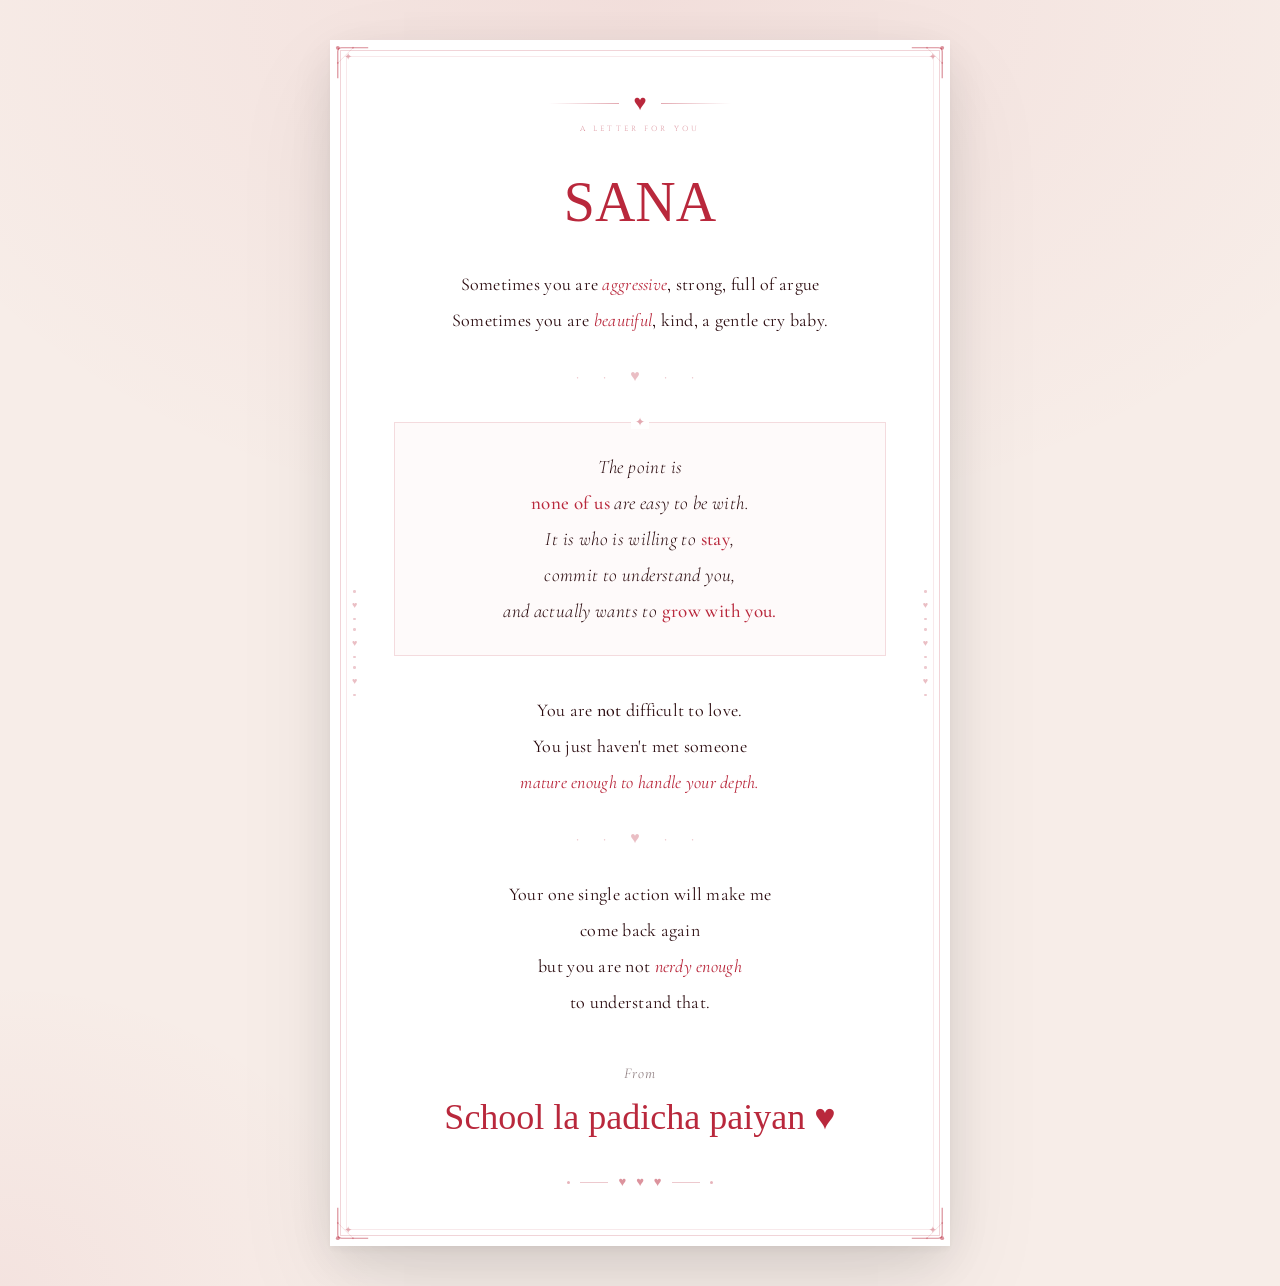
<file: letter.html>
<!DOCTYPE html>
<html lang="en">
<head>
<meta charset="UTF-8">
<meta name="viewport" content="width=device-width, initial-scale=1.0">
<title>A Letter For You</title>
<link href="https://fonts.googleapis.com/css2?family=Cormorant+Garamond:ital,wght@0,300;0,400;0,500;1,300;1,400;1,500&family=Pinyon+Script&family=Cinzel:wght@400;500&display=swap" rel="stylesheet">
<style>
*, *::before, *::after { box-sizing: border-box; margin: 0; padding: 0; }

body {
  min-height: 100vh;
  background: #f7ede8;
  background-image:
    radial-gradient(ellipse 90% 60% at 50% 0%, rgba(185,40,60,0.07) 0%, transparent 70%),
    radial-gradient(ellipse 50% 40% at 0% 100%, rgba(185,40,60,0.05) 0%, transparent 60%);
  display: flex;
  align-items: center;
  justify-content: center;
  padding: 40px 20px;
  font-family: 'Cormorant Garamond', serif;
}

/* floating petals */
.petal {
  position: fixed;
  border-radius: 60% 0 60% 0;
  opacity: 0;
  animation: fall linear infinite;
  pointer-events: none;
  z-index: 0;
}
.p1 { width:7px; height:12px; left:8%;  background:rgba(185,40,60,0.45); animation-duration:12s; animation-delay:0s; top:-20px; }
.p2 { width:5px; height:9px;  left:22%; background:rgba(210,60,80,0.35); animation-duration:15s; animation-delay:3s; top:-20px; }
.p3 { width:8px; height:13px; left:40%; background:rgba(185,40,60,0.4);  animation-duration:10s; animation-delay:6s; top:-20px; }
.p4 { width:6px; height:10px; left:60%; background:rgba(160,20,40,0.35); animation-duration:13s; animation-delay:1.5s; top:-20px; }
.p5 { width:7px; height:11px; left:78%; background:rgba(185,40,60,0.45); animation-duration:11s; animation-delay:4s; top:-20px; }
.p6 { width:5px; height:8px;  left:90%; background:rgba(210,60,80,0.3);  animation-duration:14s; animation-delay:7s; top:-20px; }

@keyframes fall {
  0%   { transform: translateY(0) rotate(0deg) translateX(0); opacity: 0; }
  8%   { opacity: 0.8; }
  90%  { opacity: 0.3; }
  100% { transform: translateY(110vh) rotate(360deg) translateX(25px); opacity: 0; }
}

/* paper card */
.paper {
  position: relative;
  width: 100%;
  max-width: 620px;
  background: #ffffff;
  z-index: 1;
  box-shadow:
    0 4px 6px rgba(0,0,0,0.04),
    0 16px 48px rgba(0,0,0,0.1),
    0 40px 100px rgba(0,0,0,0.07);
  animation: rise 1.4s cubic-bezier(0.16,1,0.3,1) both;
}

@keyframes rise {
  from { opacity: 0; transform: translateY(60px) scale(0.96); }
  to   { opacity: 1; transform: translateY(0) scale(1); }
}

/* outer decorative border */
.border-outer {
  position: absolute;
  inset: 10px;
  border: 1.5px solid rgba(185,40,60,0.2);
  pointer-events: none;
  z-index: 2;
}

/* inner decorative border */
.border-inner {
  position: absolute;
  inset: 16px;
  border: 0.5px solid rgba(185,40,60,0.1);
  pointer-events: none;
  z-index: 2;
}

/* corner ornaments */
.corner {
  position: absolute;
  width: 38px;
  height: 38px;
  z-index: 3;
  pointer-events: none;
}
.corner svg { width: 100%; height: 100%; }
.c-tl { top: 4px; left: 4px; }
.c-tr { top: 4px; right: 4px; transform: scaleX(-1); }
.c-bl { bottom: 4px; left: 4px; transform: scaleY(-1); }
.c-br { bottom: 4px; right: 4px; transform: scale(-1,-1); }

/* top vine border strip */
.vine-top {
  width: 100%;
  height: 36px;
  overflow: hidden;
  position: relative;
  z-index: 2;
  pointer-events: none;
}

/* paper inner content */
.paper-inner {
  padding: 52px 64px 56px;
  position: relative;
  z-index: 1;
}

@media (max-width: 560px) {
  .paper-inner { padding: 48px 36px 48px; }
}

/* top center emblem */
.emblem {
  text-align: center;
  margin-bottom: 36px;
  animation: fadeUp 0.8s 0.3s both;
}

.emblem-line {
  display: flex;
  align-items: center;
  justify-content: center;
  gap: 14px;
  margin-bottom: 10px;
}

.emblem-dash {
  flex: 1;
  max-width: 70px;
  height: 1px;
  background: linear-gradient(to right, transparent, rgba(185,40,60,0.4));
}
.emblem-dash.right {
  background: linear-gradient(to left, transparent, rgba(185,40,60,0.4));
}

.emblem-heart {
  color: #B9283C;
  font-size: 22px;
  line-height: 1;
  animation: heartbeat 2.4s ease-in-out infinite;
}

@keyframes heartbeat {
  0%,100% { transform: scale(1); }
  14%      { transform: scale(1.18); }
  28%      { transform: scale(1); }
  42%      { transform: scale(1.1); }
  56%      { transform: scale(1); }
}

.emblem-sub {
  font-family: 'Cinzel', serif;
  font-size: 7.5px;
  letter-spacing: 0.42em;
  color: rgba(185,40,60,0.45);
  text-transform: uppercase;
}

/* divider flourish */
.flourish {
  text-align: center;
  margin: 28px 0;
  color: rgba(185,40,60,0.3);
  font-size: 16px;
  letter-spacing: 10px;
  animation: fadeUp 0.7s 0.7s both;
}

/* content */
.letter-content {
  text-align: center;
}

.salutation {
  font-family: 'Pinyon Script', cursive;
  font-size: clamp(32px, 8vw, 44px);
  color: #B9283C;
  margin-bottom: 32px;
  line-height: 1.2;
  animation: fadeUp 0.8s 0.5s both;
}

.stanza {
  margin-bottom: 28px;
  animation: fadeUp 0.8s var(--d, 0.6s) both;
}

.line {
  font-size: clamp(15px, 3.8vw, 18px);
  line-height: 2;
  color: #2a0a0e;
  letter-spacing: 0.015em;
  font-weight: 400;
}

.line em {
  font-style: italic;
  color: #B9283C;
}

.line strong {
  font-weight: 500;
}

/* highlighted verse */
.verse-box {
  margin: 36px 0;
  padding: 26px 32px;
  border: 1px solid rgba(185,40,60,0.15);
  background: rgba(185,40,60,0.025);
  position: relative;
  animation: fadeUp 0.8s 0.9s both;
}

.verse-box::before, .verse-box::after {
  content: '✦';
  position: absolute;
  top: -8px;
  font-size: 12px;
  color: rgba(185,40,60,0.4);
  background: white;
  padding: 0 4px;
}
.verse-box::before { left: 50%; transform: translateX(-50%); }
.verse-box::after  { display: none; }

.verse-line {
  font-size: clamp(16px, 4vw, 19px);
  line-height: 1.9;
  color: #2a0a0e;
  font-style: italic;
  font-weight: 300;
  letter-spacing: 0.02em;
}

.verse-line em {
  font-style: normal;
  color: #B9283C;
  font-weight: 500;
}

/* closing */
.closing {
  margin-top: 44px;
  animation: fadeUp 0.8s 1.1s both;
}

.closing-text {
  font-size: clamp(13px, 3.5vw, 15px);
  color: rgba(42,10,14,0.5);
  letter-spacing: 0.06em;
  font-style: italic;
  margin-bottom: 16px;
}

.signature {
  font-family: 'Pinyon Script', cursive;
  font-size: clamp(34px, 9vw, 50px);
  color: #B9283C;
  line-height: 1.1;
}

/* bottom ornament */
.bottom-ornament {
  margin-top: 36px;
  display: flex;
  align-items: center;
  justify-content: center;
  gap: 10px;
  animation: fadeUp 0.8s 1.2s both;
}

.orn-dot { width: 3px; height: 3px; border-radius: 50%; background: rgba(185,40,60,0.35); }
.orn-dash { width: 28px; height: 1px; background: rgba(185,40,60,0.25); }
.orn-heart { color: rgba(185,40,60,0.5); font-size: 13px; }

/* side border ornaments */
.side-ornament {
  position: absolute;
  top: 50%;
  transform: translateY(-50%);
  display: flex;
  flex-direction: column;
  gap: 8px;
  align-items: center;
  z-index: 2;
}
.side-ornament.left  { left: 22px; }
.side-ornament.right { right: 22px; }

.side-dot {
  width: 2.5px; height: 2.5px;
  border-radius: 50%;
  background: rgba(185,40,60,0.25);
}
.side-heart {
  color: rgba(185,40,60,0.3);
  font-size: 9px;
  line-height: 1;
}

@keyframes fadeUp {
  from { opacity: 0; transform: translateY(18px); }
  to   { opacity: 1; transform: translateY(0); }
}
</style>
</head>
<body>

<!-- petals -->
<div class="petal p1"></div>
<div class="petal p2"></div>
<div class="petal p3"></div>
<div class="petal p4"></div>
<div class="petal p5"></div>
<div class="petal p6"></div>

<div class="paper">

  <!-- decorative borders -->
  <div class="border-outer"></div>
  <div class="border-inner"></div>

  <!-- corner ornaments -->
  <div class="corner c-tl">
    <svg viewBox="0 0 40 40" fill="none" xmlns="http://www.w3.org/2000/svg">
      <path d="M4 36 L4 8 Q4 4 8 4 L36 4" stroke="rgba(185,40,60,0.55)" stroke-width="1.2" fill="none"/>
      <path d="M4 20 Q12 12 20 4" stroke="rgba(185,40,60,0.2)" stroke-width="0.7" fill="none"/>
      <circle cx="4" cy="4" r="2" fill="rgba(185,40,60,0.5)"/>
      <circle cx="20" cy="4" r="1" fill="rgba(185,40,60,0.3)"/>
      <circle cx="4" cy="20" r="1" fill="rgba(185,40,60,0.3)"/>
      <text x="10" y="17" font-size="10" fill="rgba(185,40,60,0.35)" font-family="serif">✦</text>
    </svg>
  </div>
  <div class="corner c-tr">
    <svg viewBox="0 0 40 40" fill="none" xmlns="http://www.w3.org/2000/svg">
      <path d="M4 36 L4 8 Q4 4 8 4 L36 4" stroke="rgba(185,40,60,0.55)" stroke-width="1.2" fill="none"/>
      <path d="M4 20 Q12 12 20 4" stroke="rgba(185,40,60,0.2)" stroke-width="0.7" fill="none"/>
      <circle cx="4" cy="4" r="2" fill="rgba(185,40,60,0.5)"/>
      <circle cx="20" cy="4" r="1" fill="rgba(185,40,60,0.3)"/>
      <circle cx="4" cy="20" r="1" fill="rgba(185,40,60,0.3)"/>
      <text x="10" y="17" font-size="10" fill="rgba(185,40,60,0.35)" font-family="serif">✦</text>
    </svg>
  </div>
  <div class="corner c-bl">
    <svg viewBox="0 0 40 40" fill="none" xmlns="http://www.w3.org/2000/svg">
      <path d="M4 36 L4 8 Q4 4 8 4 L36 4" stroke="rgba(185,40,60,0.55)" stroke-width="1.2" fill="none"/>
      <path d="M4 20 Q12 12 20 4" stroke="rgba(185,40,60,0.2)" stroke-width="0.7" fill="none"/>
      <circle cx="4" cy="4" r="2" fill="rgba(185,40,60,0.5)"/>
      <circle cx="20" cy="4" r="1" fill="rgba(185,40,60,0.3)"/>
      <circle cx="4" cy="20" r="1" fill="rgba(185,40,60,0.3)"/>
      <text x="10" y="17" font-size="10" fill="rgba(185,40,60,0.35)" font-family="serif">✦</text>
    </svg>
  </div>
  <div class="corner c-br">
    <svg viewBox="0 0 40 40" fill="none" xmlns="http://www.w3.org/2000/svg">
      <path d="M4 36 L4 8 Q4 4 8 4 L36 4" stroke="rgba(185,40,60,0.55)" stroke-width="1.2" fill="none"/>
      <path d="M4 20 Q12 12 20 4" stroke="rgba(185,40,60,0.2)" stroke-width="0.7" fill="none"/>
      <circle cx="4" cy="4" r="2" fill="rgba(185,40,60,0.5)"/>
      <circle cx="20" cy="4" r="1" fill="rgba(185,40,60,0.3)"/>
      <circle cx="4" cy="20" r="1" fill="rgba(185,40,60,0.3)"/>
      <text x="10" y="17" font-size="10" fill="rgba(185,40,60,0.35)" font-family="serif">✦</text>
    </svg>
  </div>

  <!-- side ornaments -->
  <div class="side-ornament left">
    <div class="side-dot"></div>
    <div class="side-heart">♥</div>
    <div class="side-dot"></div>
    <div class="side-dot"></div>
    <div class="side-heart">♥</div>
    <div class="side-dot"></div>
    <div class="side-dot"></div>
    <div class="side-heart">♥</div>
    <div class="side-dot"></div>
  </div>
  <div class="side-ornament right">
    <div class="side-dot"></div>
    <div class="side-heart">♥</div>
    <div class="side-dot"></div>
    <div class="side-dot"></div>
    <div class="side-heart">♥</div>
    <div class="side-dot"></div>
    <div class="side-dot"></div>
    <div class="side-heart">♥</div>
    <div class="side-dot"></div>
  </div>

  <!-- inner content -->
  <div class="paper-inner">

    <!-- top emblem -->
    <div class="emblem">
      <div class="emblem-line">
        <div class="emblem-dash"></div>
        <div class="emblem-heart">♥</div>
        <div class="emblem-dash right"></div>
      </div>
      <div class="emblem-sub">A letter for you</div>
    </div>

    <div class="letter-content">

      <div class="recipient" style="font-family: 'Dancing Script', cursive; font-size: clamp(36px, 10vw, 56px); color: #B9283C; margin-bottom: 32px; animation: fadeUp 0.8s 0.4s both;">SANA</div>

      <div class="stanza" style="--d:0.55s">
        <div class="line">Sometimes you are <em>aggressive</em>, strong, full of argue </div>
        <div class="line">Sometimes you are <em>beautiful</em>, kind, a gentle cry baby.</div>
      </div>

      <div class="flourish">· · ♥ · ·</div>

      <div class="verse-box">
        <div class="verse-line">The point is </div>
        <div class="verse-line"><em>none of us</em> are easy to be with.</div>
        <div class="verse-line">It is who is willing to <em>stay</em>,</div>
        <div class="verse-line">commit to understand you,</div>
        <div class="verse-line">and actually wants to <em>grow with you.</em></div>
      </div>

      <div class="stanza" style="--d:0.85s">
        <div class="line">You are <strong>not</strong> difficult to love.</div>
        <div class="line">You just haven't met someone</div>
        <div class="line"><em>mature enough to handle your depth.</em></div>
      </div>

      <div class="flourish">· · ♥ · ·</div>

      <div class="stanza" style="--d:1.0s">
        <div class="line">Your one single action will make me</div>
        <div class="line">come back again </div>
        <div class="line">but you are not <em>nerdy enough</em></div>
        <div class="line">to understand that.</div>
      </div>

      <div class="closing">
        <div class="closing-text">From </div>
        <div class="signature" style="font-family: 'Dancing Script', cursive; font-size: clamp(24px, 5vw, 36px); color: #B9283C; margin-top: 16px;">School la padicha paiyan ♥</div>
      </div>

      <div class="bottom-ornament">
        <div class="orn-dot"></div>
        <div class="orn-dash"></div>
        <div class="orn-heart">♥</div>
        <div class="orn-heart">♥</div>
        <div class="orn-heart">♥</div>
        <div class="orn-dash"></div>
        <div class="orn-dot"></div>
      </div>

    </div>
  </div>
</div>

</body>
</html>
</file>
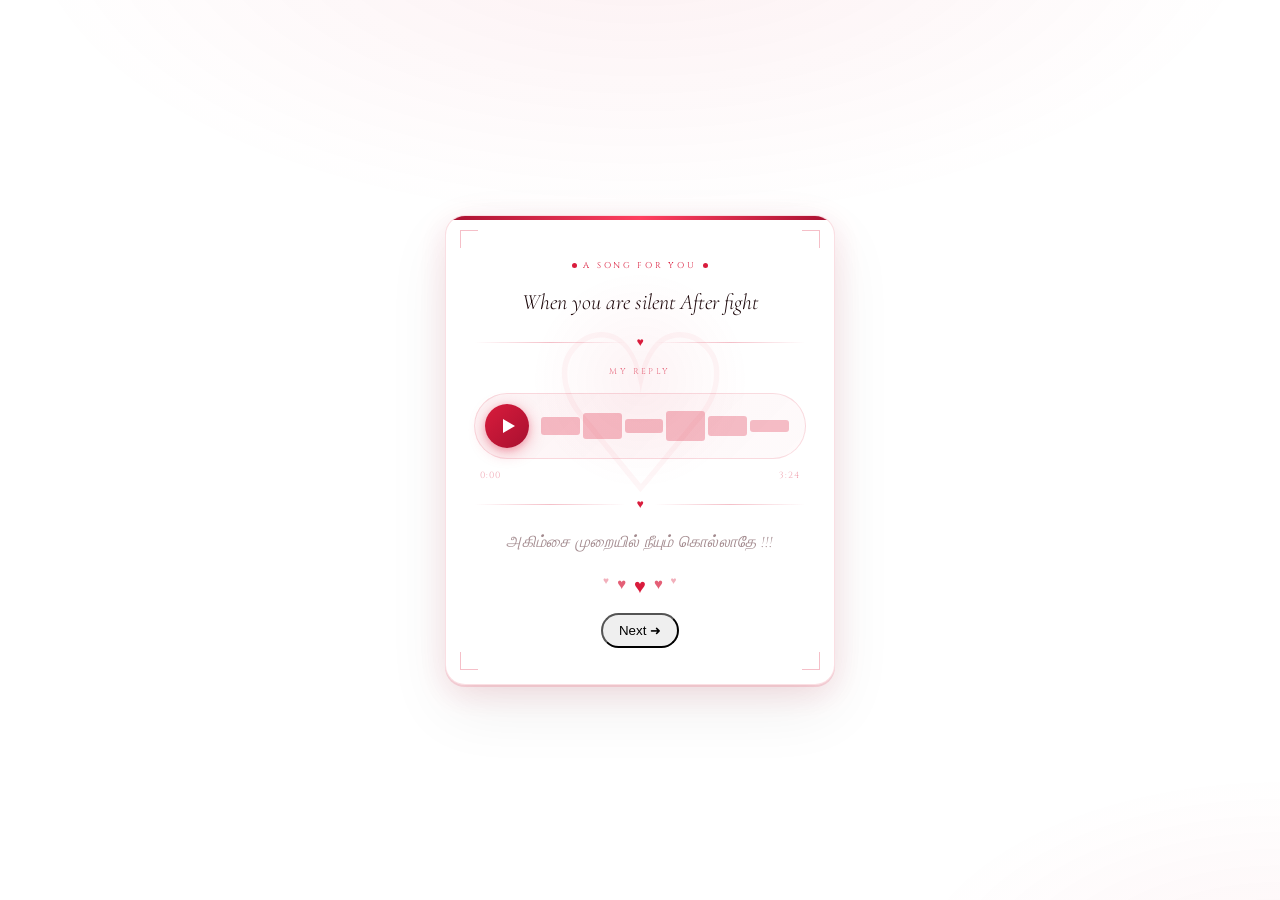
<file: yes.html>
<!DOCTYPE html>
<html lang="en">
<head>
<meta charset="UTF-8">
<meta name="viewport" content="width=device-width, initial-scale=1.0, maximum-scale=1.0, user-scalable=no">
<title>Song Card</title>
<link href="https://fonts.googleapis.com/css2?family=Cormorant+Garamond:ital,wght@0,300;0,400;1,300;1,400&family=Cinzel:wght@400;500&display=swap" rel="stylesheet">
<style>
  *, *::before, *::after { box-sizing: border-box; margin: 0; padding: 0; }

  :root {
    --red:        #D91C3C;
    --red-deep:   #A81030;
    --red-light:  #FF4060;
    --white:      #FFFFFF;
  }

  html, body {
    width: 100%;
    min-height: 100vh;
    display: flex;
    align-items: center;
    justify-content: center;
    background: var(--white);
    font-family: 'Cormorant Garamond', serif;
    overflow-x: hidden;
  }

  body::before {
    content: '';
    position: fixed;
    inset: 0;
    background:
      radial-gradient(ellipse 70% 50% at 50% -10%, rgba(217,28,60,0.07) 0%, transparent 70%),
      radial-gradient(ellipse 50% 40% at 100% 110%, rgba(217,28,60,0.05) 0%, transparent 60%);
    pointer-events: none;
  }

  /* card visibility */
  .songcard { display: none; }
  .songcard.active { display: block; }

  /* petals */
  .petal {
    position: fixed;
    width: 7px; height: 11px;
    border-radius: 50% 0 50% 0;
    opacity: 0;
    animation: fall linear infinite;
    pointer-events: none;
    z-index: 0;
  }
  .petal:nth-child(1) { left:8%;  background:rgba(217,28,60,0.55); animation-duration:9s;  animation-delay:0s; }
  .petal:nth-child(2) { left:22%; background:rgba(255,64,96,0.4);  animation-duration:12s; animation-delay:2s; }
  .petal:nth-child(3) { left:38%; background:rgba(217,28,60,0.45); animation-duration:8s;  animation-delay:4s; }
  .petal:nth-child(4) { left:55%; background:rgba(168,16,48,0.4);  animation-duration:13s; animation-delay:1s; }
  .petal:nth-child(5) { left:70%; background:rgba(217,28,60,0.5);  animation-duration:10s; animation-delay:3s; }
  .petal:nth-child(6) { left:85%; background:rgba(255,64,96,0.35); animation-duration:7s;  animation-delay:5s; }
  .petal:nth-child(7) { left:48%; background:rgba(217,28,60,0.3);  animation-duration:14s; animation-delay:0.5s;}

  @keyframes fall {
    0%   { transform: translateY(-20px) rotate(0deg);   opacity: 0; }
    8%   { opacity: 0.9; }
    88%  { opacity: 0.5; }
    100% { transform: translateY(110vh) rotate(380deg); opacity: 0; }
  }

  /* card */
  .songcard {
    position: relative;
    width: min(92vw, 390px);
    margin: 24px auto;
    padding: 44px 28px 36px;
    background: var(--white);
    border-radius: 20px;
    box-shadow:
      0 2px 0 rgba(217,28,60,0.15),
      0 8px 32px rgba(217,28,60,0.12),
      0 24px 64px rgba(0,0,0,0.07);
    border: 1.5px solid rgba(217,28,60,0.14);
    z-index: 1;
    animation: cardIn 1s cubic-bezier(0.16,1,0.3,1) both;
    overflow: hidden;
  }

  .songcard::before {
    content: '';
    position: absolute;
    top: 0; left: 0; right: 0;
    height: 4px;
    background: linear-gradient(90deg, var(--red-deep), var(--red-light), var(--red-deep));
    border-radius: 20px 20px 0 0;
  }

  .songcard::after {
    content: '';
    position: absolute;
    top: 35%; left: 50%;
    transform: translate(-50%,-50%);
    width: 220px; height: 220px;
    background: radial-gradient(circle, rgba(217,28,60,0.05) 0%, transparent 70%);
    pointer-events: none;
    border-radius: 50%;
  }

  @keyframes cardIn {
    from { opacity: 0; transform: translateY(28px) scale(0.95); }
    to   { opacity: 1; transform: translateY(0) scale(1); }
  }

  /* corners */
  .corner { position: absolute; width: 18px; height: 18px; border-color: rgba(217,28,60,0.28); border-style: solid; }
  .corner-tl { top:14px;    left:14px;  border-width:1.5px 0 0 1.5px; }
  .corner-tr { top:14px;    right:14px; border-width:1.5px 1.5px 0 0; }
  .corner-bl { bottom:14px; left:14px;  border-width:0 0 1.5px 1.5px; }
  .corner-br { bottom:14px; right:14px; border-width:0 1.5px 1.5px 0; }

  /* watermark */
  .heart-bg {
    position: absolute;
    top: 44%; left: 50%;
    transform: translate(-50%,-50%);
    font-size: 220px; line-height: 1;
    color: rgba(217,28,60,0.04);
    pointer-events: none; user-select: none;
  }

  /* badge */
  .badge {
    display: flex;
    align-items: center;
    justify-content: center;
    gap: 6px;
    margin-bottom: 16px;
    animation: fadeUp 0.9s 0.1s both;
  }
  .badge-dot {
    width: 5px; height: 5px;
    border-radius: 50%;
    background: var(--red);
    animation: pulse 2.2s ease-in-out infinite;
  }
  .badge-text {
    font-family: 'Cinzel', serif;
    font-size: 8.5px;
    letter-spacing: 0.32em;
    color: var(--red);
    text-transform: uppercase;
  }

  /* title */
  .title {
    font-style: italic;
    font-weight: 300;
    font-size: clamp(18px, 5.5vw, 22px);
    line-height: 1.45;
    color: #1a0508;
    text-align: center;
    margin-bottom: 4px;
    animation: fadeUp 0.9s 0.2s both;
  }

  /* divider */
  .divider {
    display: flex;
    align-items: center;
    gap: 10px;
    margin: 16px 0;
    animation: fadeUp 0.9s 0.3s both;
  }
  .divider::before,
  .divider::after {
    content: '';
    flex: 1; height: 1px;
    background: linear-gradient(to right, transparent, rgba(217,28,60,0.28), transparent);
  }
  .divider-heart {
    color: var(--red);
    font-size: 12px;
    animation: pulse 2.4s ease-in-out infinite;
  }
  @keyframes pulse {
    0%,100% { transform: scale(1); opacity: 0.75; }
    50%      { transform: scale(1.3); opacity: 1; }
  }

  /* reply */
  .reply {
    font-family: 'Cinzel', serif;
    font-size: 8.5px;
    letter-spacing: 0.28em;
    text-transform: uppercase;
    color: rgba(217,28,60,0.6);
    text-align: center;
    margin-bottom: 16px;
    animation: fadeUp 0.9s 0.4s both;
  }

  /* audio */
  .audio {
    display: flex;
    align-items: center;
    gap: 12px;
    background: linear-gradient(135deg, rgba(217,28,60,0.05) 0%, rgba(217,28,60,0.02) 100%);
    border: 1.5px solid rgba(217,28,60,0.14);
    border-radius: 50px;
    padding: 10px 16px 10px 10px;
    margin-bottom: 10px;
    animation: fadeUp 0.9s 0.5s both;
  }

  .play-btn {
    flex-shrink: 0;
    width: 44px; height: 44px;
    border-radius: 50%;
    border: none;
    background: linear-gradient(135deg, var(--red), var(--red-deep));
    color: var(--white);
    cursor: pointer;
    display: flex;
    align-items: center;
    justify-content: center;
    transition: all 0.25s ease;
    box-shadow: 0 4px 16px rgba(217,28,60,0.35), 0 2px 6px rgba(217,28,60,0.2);
    -webkit-tap-highlight-color: transparent;
  }
  .play-btn:active { transform: scale(0.92); box-shadow: 0 2px 8px rgba(217,28,60,0.25); }

  .play-btn .icon {
    width: 0; height: 0;
    border-style: solid;
    border-width: 7px 0 7px 12px;
    border-color: transparent transparent transparent var(--white);
    margin-left: 3px;
  }
  .play-btn.playing .icon {
    border: none;
    width: 11px; height: 13px;
    background: linear-gradient(to right, var(--white) 3px, transparent 3px, transparent 8px, var(--white) 8px);
    margin-left: 0;
  }

  /* wave */
  .wave {
    flex: 1;
    display: flex;
    align-items: center;
    gap: 3px;
    height: 34px;
  }
  .bar {
    flex: 1;
    background: rgba(217,28,60,0.28);
    border-radius: 3px;
    animation: idle 1.6s ease-in-out infinite;
  }
  .bar:nth-child(1)  { height:28%; animation-delay:0s; }
  .bar:nth-child(2)  { height:52%; animation-delay:0.1s; }
  .bar:nth-child(3)  { height:78%; animation-delay:0.2s; }
  .bar:nth-child(4)  { height:42%; animation-delay:0.3s; }
  .bar:nth-child(5)  { height:88%; animation-delay:0.4s; }
  .bar:nth-child(6)  { height:58%; animation-delay:0.15s; }
  .bar:nth-child(7)  { height:33%; animation-delay:0.25s; }
  .bar:nth-child(8)  { height:68%; animation-delay:0.35s; }
  .bar:nth-child(9)  { height:48%; animation-delay:0.05s; }
  .bar:nth-child(10) { height:83%; animation-delay:0.45s; }
  .bar:nth-child(11) { height:38%; animation-delay:0.2s; }
  .bar:nth-child(12) { height:63%; animation-delay:0.3s; }
  .bar:nth-child(13) { height:23%; animation-delay:0.1s; }
  .bar:nth-child(14) { height:73%; animation-delay:0.4s; }
  .bar:nth-child(15) { height:53%; animation-delay:0s; }
  .bar:nth-child(16) { height:43%; animation-delay:0.35s; }

  @keyframes idle {
    0%,100% { opacity:0.3; transform:scaleY(1); }
    50%      { opacity:0.5; transform:scaleY(0.8); }
  }
  .playing .bar {
    animation: dance 0.55s ease-in-out infinite alternate !important;
    background: var(--red) !important;
  }
  .playing .bar:nth-child(odd)  { animation-duration: 0.45s !important; }
  .playing .bar:nth-child(even) { animation-duration: 0.65s !important; }
  @keyframes dance {
    from { transform:scaleY(0.25); opacity:0.6; }
    to   { transform:scaleY(1);    opacity:1; }
  }

  /* time */
  .time-row {
    display: flex;
    justify-content: space-between;
    padding: 0 6px;
    margin-bottom: 6px;
    animation: fadeUp 0.9s 0.55s both;
  }
  .time {
    font-family: 'Cinzel', serif;
    font-size: 9px;
    letter-spacing: 0.12em;
    color: rgba(217,28,60,0.38);
  }

  /* subtitle */
  .subtitle {
    font-style: italic;
    font-weight: 300;
    font-size: clamp(14px, 4vw, 16px);
    line-height: 1.8;
    color: rgba(60,8,16,0.48);
    text-align: center;
    letter-spacing: 0.02em;
    animation: fadeUp 0.9s 0.65s both;
  }

  /* bottom hearts */
  .hearts-row {
    display: flex;
    justify-content: center;
    gap: 8px;
    margin-top: 18px;
    animation: fadeUp 0.9s 0.75s both;
  }
  .h-icon {
    color: var(--red);
    opacity: 0;
    animation: heartPop 0.5s ease both;
  }
  .h-icon:nth-child(1) { animation-delay:1s;   font-size:10px; opacity:0.35; }
  .h-icon:nth-child(2) { animation-delay:1.15s; font-size:15px; opacity:0.7; }
  .h-icon:nth-child(3) { animation-delay:1.3s;  font-size:20px; opacity:1; }
  .h-icon:nth-child(4) { animation-delay:1.45s; font-size:15px; opacity:0.7; }
  .h-icon:nth-child(5) { animation-delay:1.6s;  font-size:10px; opacity:0.35; }

  @keyframes heartPop {
    from { opacity:0; transform:translateY(6px) scale(0.4); }
    to   { transform:translateY(0) scale(1); }
  }

  @keyframes fadeUp {
    from { opacity:0; transform:translateY(14px); }
    to   { opacity:1; transform:translateY(0); }
  }
</style>
</head>
<body>

<div class="petal"></div>
<div class="petal"></div>
<div class="petal"></div>
<div class="petal"></div>
<div class="petal"></div>
<div class="petal"></div>
<div class="petal"></div>

<!-- four song cards; only one visible (has class active) -->
<div class="songcard active" data-index="0">
  <div class="corner corner-tl"></div>
  <div class="corner corner-tr"></div>
  <div class="corner corner-bl"></div>
  <div class="corner corner-br"></div>
  <div class="heart-bg">♡</div>

  <div class="badge">
    <div class="badge-dot"></div>
    <span class="badge-text">A song for you</span>
    <div class="badge-dot"></div>
  </div>

  <div class="title">When you are silent After fight</div>

  <div class="divider"><span class="divider-heart">♥</span></div>

  <div class="reply">My Reply</div>

  <div class="audio">
    <button class="play-btn" onclick="togglePlay(this)"><span class="icon"></span></button>
    <div class="wave waveform">
      <audio id="audio0" src="./audio/tere bina.mpeg"></audio>
      <div class="bar"></div><div class="bar"></div><div class="bar"></div>
      <div class="bar"></div><div class="bar"></div><div class="bar"></div>
    </div>
  </div>

  <div class="time-row"><span class="time elapsed">0:00</span><span class="time">3:24</span></div>

  <div class="divider"><span class="divider-heart">♥</span></div>

  <div class="subtitle">அகிம்சை முறையில் நீயும் கொல்லாதே !!!</div>

  <div class="hearts-row"><span class="h-icon">♥</span><span class="h-icon">♥</span><span class="h-icon">♥</span><span class="h-icon">♥</span><span class="h-icon">♥</span></div>
  <div style="text-align:center;margin-top:14px;"><button class="card-next" style="padding:8px 16px;border-radius:20px;">Next ➜</button></div>
</div>

<div class="songcard" data-index="1">
  <div class="corner corner-tl"></div>
  <div class="corner corner-tr"></div>
  <div class="corner corner-bl"></div>
  <div class="corner corner-br"></div>
  <div class="heart-bg">♡</div>

  <div class="badge"><div class="badge-dot"></div><span class="badge-text">A song for you</span><div class="badge-dot"></div></div>
  <div class="title">Every time after phone call ends</div>
  <div class="divider"><span class="divider-heart">♥</span></div>
  <div class="reply">My Reply</div>
  <div class="audio">
    <button class="play-btn" onclick="togglePlay(this)"><span class="icon"></span></button>
    <div class="wave waveform">
      <audio id="audio1" src="./audio/pesi pesi.mp4"></audio>
      <div class="bar"></div><div class="bar"></div><div class="bar"></div>
      <div class="bar"></div><div class="bar"></div><div class="bar"></div>
    </div>
  </div>
  <div class="time-row"><span class="time elapsed">0:00</span><span class="time">2:58</span></div>
  <div class="divider"><span class="divider-heart">♥</span></div>
  <div class="subtitle">பேசிப் பேசித் தீர்த்த பின்னும் .ஏதோ ஒன்று குறையுதே !!!</div>
  <div class="hearts-row"><span class="h-icon">♥</span><span class="h-icon">♥</span><span class="h-icon">♥</span></div>
  <div style="text-align:center;margin-top:14px;"><button class="card-next" style="padding:8px 16px;border-radius:20px;">Next ➜</button></div>
</div>

<div class="songcard" data-index="2">
  <div class="corner corner-tl"></div>
  <div class="corner corner-tr"></div>
  <div class="corner corner-bl"></div>
  <div class="corner corner-br"></div>
  <div class="heart-bg">♡</div>

  <div class="badge"><div class="badge-dot"></div><span class="badge-text">A song for you</span><div class="badge-dot"></div></div>
  <div class="title">admiring </div>
  <div class="divider"><span class="divider-heart">♥</span></div>
  <div class="reply">My Reply</div>
  <div class="audio">
    <button class="play-btn" onclick="togglePlay(this)"><span class="icon"></span></button>
    <div class="wave waveform">
      <audio id="audio2" src="./audio/alli vita poikal.mpeg"></audio>
      <div class="bar"></div><div class="bar"></div><div class="bar"></div>
      <div class="bar"></div><div class="bar"></div><div class="bar"></div>
    </div>
  </div>
  <div class="time-row"><span class="time elapsed">0:00</span><span class="time">3:10</span></div>
  <div class="divider"><span class="divider-heart">♥</span></div>
  <div class="subtitle">அவள் அள்ளி விட்ட பொய்கள் .நடு நடுவே கொஞ்சம் மெய்கள்…</div>
  <div class="hearts-row"><span class="h-icon">♥</span><span class="h-icon">♥</span><span class="h-icon">♥</span></div>
  <div style="text-align:center;margin-top:14px;"><button class="card-next" style="padding:8px 16px;border-radius:20px;">Next ➜</button></div>
</div>

<div class="songcard" data-index="3">
  <div class="corner corner-tl"></div>
  <div class="corner corner-tr"></div>
  <div class="corner corner-bl"></div>
  <div class="corner corner-br"></div>
  <div class="heart-bg">♡</div>

  <div class="badge"><div class="badge-dot"></div><span class="badge-text">A song for you</span><div class="badge-dot"></div></div>
  <div class="title">When you doubt your beauty and say others are better</div>
  <div class="divider"><span class="divider-heart">♥</span></div>
  <div class="reply">My Reply</div>
  <div class="audio">
    <button class="play-btn" onclick="togglePlay(this)"><span class="icon"></span></button>
    <div class="wave waveform">
      <audio id="audio3" src="./audio/newton vidhi.mpeg"></audio>
      <div class="bar"></div><div class="bar"></div><div class="bar"></div>
      <div class="bar"></div><div class="bar"></div><div class="bar"></div>
    </div>
  </div>
  <div class="time-row"><span class="time elapsed">0:00</span><span class="time">2:44</span></div>
  <div class="divider"><span class="divider-heart">♥</span></div>
  <div class="subtitle">நீ ஆயிரம் விண்மீன் திரட்டிய புன்னகையா !!!</div>
  <div class="hearts-row"><span class="h-icon">♥</span><span class="h-icon">♥</span><span class="h-icon">♥</span></div>
  <div style="text-align:center;margin-top:14px;"><button class="card-next" style="padding:8px 16px;border-radius:20px;">Next ➜</button></div>
</div>

<script>
  // play/pause per-card wired to actual <audio> elements
  function stopOtherPlayers(exceptBtn){
    document.querySelectorAll('.play-btn.playing').forEach(pb=>{
      if(pb===exceptBtn) return;
      const otherAudio = pb.closest('.songcard').querySelector('audio');
      if(otherAudio){
        otherAudio.pause();
        otherAudio.currentTime = 0;
        if(pb._onTimeUpdate) otherAudio.removeEventListener('timeupdate', pb._onTimeUpdate);
        if(pb._onEnded) otherAudio.removeEventListener('ended', pb._onEnded);
      }
      pb._playing = false; pb.classList.remove('playing');
      const wf = pb.closest('.songcard').querySelector('.waveform'); if(wf) wf.classList.remove('playing');
      clearInterval(pb._timer);
    });
  }

  function togglePlay(btn){
    stopOtherPlayers(btn);
    const card = btn.closest('.songcard');
    const wf = card.querySelector('.waveform');
    const elapsed = card.querySelector('.elapsed');
    const audio = card.querySelector('audio');
    if(!audio) return;

    if(!btn._playing){
      btn._playing = true; btn.classList.add('playing'); if(wf) wf.classList.add('playing');
      const playPromise = audio.play();
      if(playPromise && playPromise.then) playPromise.catch(()=>{});

      btn._onTimeUpdate = ()=>{
        const m = Math.floor(audio.currentTime/60);
        const s = String(Math.floor(audio.currentTime%60)).padStart(2,'0');
        if(elapsed) elapsed.textContent = m + ':' + s;
      };
      audio.addEventListener('timeupdate', btn._onTimeUpdate);

      btn._onEnded = ()=>{
        btn._playing = false; btn.classList.remove('playing'); if(wf) wf.classList.remove('playing');
        audio.currentTime = 0; if(elapsed) elapsed.textContent = '0:00';
        audio.removeEventListener('timeupdate', btn._onTimeUpdate);
        audio.removeEventListener('ended', btn._onEnded);
      };
      audio.addEventListener('ended', btn._onEnded);
    } else {
      btn._playing = false; btn.classList.remove('playing'); if(wf) wf.classList.remove('playing');
      audio.pause();
      if(btn._onTimeUpdate) audio.removeEventListener('timeupdate', btn._onTimeUpdate);
      if(btn._onEnded) audio.removeEventListener('ended', btn._onEnded);
    }
  }

  // card navigation via per-card Next buttons
  const cards = Array.from(document.querySelectorAll('.songcard'));
  function getActiveIndex(){ return cards.findIndex(c=>c.classList.contains('active'));
  }
  document.querySelectorAll('.card-next').forEach(btn=>{
    btn.addEventListener('click', ()=>{
      const idx = getActiveIndex();
      if(idx<0) return;
      // stop playing in current card
      const playingBtn = cards[idx].querySelector('.play-btn.playing');
      if(playingBtn){
        const a = playingBtn.closest('.songcard').querySelector('audio');
        if(a){ a.pause(); a.currentTime = 0; if(playingBtn._onTimeUpdate) a.removeEventListener('timeupdate', playingBtn._onTimeUpdate); if(playingBtn._onEnded) a.removeEventListener('ended', playingBtn._onEnded); }
        playingBtn._playing=false; playingBtn.classList.remove('playing'); const wf=playingBtn.closest('.songcard').querySelector('.waveform'); if(wf) wf.classList.remove('playing');
        clearInterval(playingBtn._timer);
      }
      // if this is the last card, redirect to the letter page
      if(idx === cards.length - 1){
        // ensure UI timers stopped
        cards[idx].classList.remove('active');
        window.location.href = 'letter.html';
        return;
      }
      cards[idx].classList.remove('active');
      const next = idx + 1;
      cards[next].classList.add('active');
      window.scrollTo({top:0, behavior:'smooth'});
    });
  });
</script>
</body>
</html>
</file>
